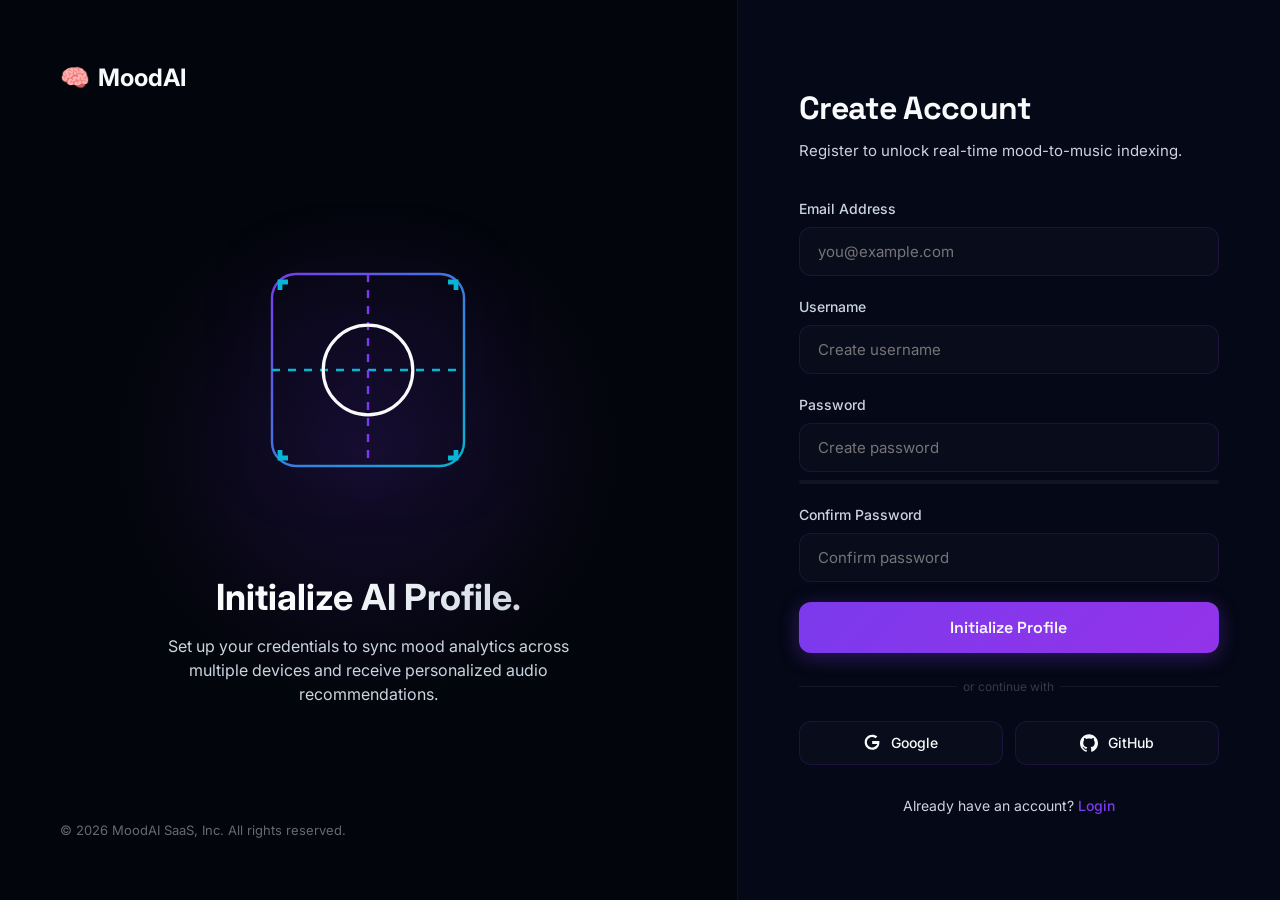
<file: templates/register.html>
<!DOCTYPE html>
<html lang="en">
<head>
    <meta charset="UTF-8">
    <meta name="viewport" content="width=device-width, initial-scale=1.0">
    <title>MoodAI - Create Account</title>
    <link rel="stylesheet" href="/static/style.css">
    <link href="https://fonts.googleapis.com/css2?family=Space+Grotesk:wght@300;400;500;600;700&family=Inter:wght@300;400;500;600;700&display=swap" rel="stylesheet">
</head>
<body>

    <div class="split-container">
        
        <!-- LEFT SIDE: AI SCANNER DETAILS -->
        <div class="split-left">
            <div class="split-left-glow"></div>
            
            <div class="brand-header">
                <span>🧠</span> MoodAI
            </div>
            
            <div class="artwork-container">
                <!-- Glowing scanner SVG details -->
                <svg viewBox="0 0 200 200" xmlns="http://www.w3.org/2000/svg">
                    <defs>
                        <linearGradient id="cyberGrad" x1="0%" y1="0%" x2="100%" y2="100%">
                            <stop offset="0%" stop-color="#7C3AED" />
                            <stop offset="100%" stop-color="#06B6D4" />
                        </linearGradient>
                    </defs>
                    <rect x="40" y="40" width="120" height="120" rx="15" fill="none" stroke="url(#cyberGrad)" stroke-width="1.5" />
                    <!-- Floating scanning dots -->
                    <line x1="40" y1="100" x2="160" y2="100" stroke="#06B6D4" stroke-width="1.5" stroke-dasharray="5 5" />
                    <line x1="100" y1="40" x2="100" y2="160" stroke="#7C3AED" stroke-width="1.5" stroke-dasharray="5 5" />
                    <circle cx="100" cy="100" r="28" fill="none" stroke="#F8FAFC" stroke-width="2" />
                    <!-- Corner focus lines -->
                    <path d="M50 45 L45 45 L45 50" fill="none" stroke="#06B6D4" stroke-width="3" />
                    <path d="M150 45 L155 45 L155 50" fill="none" stroke="#06B6D4" stroke-width="3" />
                    <path d="M50 155 L45 155 L45 150" fill="none" stroke="#06B6D4" stroke-width="3" />
                    <path d="M150 155 L155 155 L155 150" fill="none" stroke="#06B6D4" stroke-width="3" />
                </svg>
                
                <div class="artwork-title">Initialize AI Profile.</div>
                <p class="artwork-desc">Set up your credentials to sync mood analytics across multiple devices and receive personalized audio recommendations.</p>
            </div>
            
            <div class="split-left-footer">
                &copy; 2026 MoodAI SaaS, Inc. All rights reserved.
            </div>
        </div>
        
        <!-- RIGHT SIDE: REGISTER BOX -->
        <div class="split-right">
            <div class="auth-card">
                <h2>Create Account</h2>
                <p>Register to unlock real-time mood-to-music indexing.</p>
                
                <form method="POST">
                    <!-- Visual-only Email input (ignored by app.py but provides premium look) -->
                    <div class="form-group">
                        <label for="email">Email Address</label>
                        <input type="email" id="email" class="auth-input" placeholder="you@example.com" autocomplete="email">
                    </div>
                    
                    <div class="form-group">
                        <label for="username">Username</label>
                        <input type="text" id="username" name="username" class="auth-input" placeholder="Create username" required autocomplete="username">
                    </div>
                    
                    <div class="form-group">
                        <label for="password">Password</label>
                        <input type="password" id="password" name="password" class="auth-input" placeholder="Create password" required autocomplete="new-password">
                        <div class="password-strength-meter">
                            <div class="password-strength-bar" id="strengthBar"></div>
                        </div>
                    </div>

                    <!-- Visual-only Confirm Password input (ignored by app.py) -->
                    <div class="form-group">
                        <label for="confirm_password">Confirm Password</label>
                        <input type="password" id="confirm_password" class="auth-input" placeholder="Confirm password" autocomplete="new-password">
                    </div>
                    
                    <button type="submit" class="btn btn-primary auth-submit-btn">
                        Initialize Profile
                    </button>
                </form>
                
                <div class="divider">or continue with</div>
                
                <div class="oauth-group">
                    <button class="oauth-btn" type="button">
                        <svg viewBox="0 0 24 24">
                            <path d="M12.24 10.285V13.4h6.887C18.2 15.614 15.645 18 12.24 18c-3.86 0-7-3.14-7-7s3.14-7 7-7c1.7 0 3.25.61 4.46 1.64l2.384-2.383C17.307 1.837 14.942 1 12.24 1c-5.523 0-10 4.477-10 10s4.477 10 10 10c5.782 0 9.61-4.062 9.61-9.78 0-.66-.06-1.29-.17-1.935H12.24z"/>
                        </svg>
                        Google
                    </button>
                    <button class="oauth-btn" type="button">
                        <svg viewBox="0 0 24 24">
                            <path d="M12 .297c-6.63 0-12 5.373-12 12 0 5.303 3.438 9.8 8.205 11.385.6.113.82-.258.82-.577 0-.285-.01-1.04-.015-2.04-3.338.724-4.042-1.61-4.042-1.61C4.422 18.07 3.633 17.7 3.633 17.7c-1.087-.744.084-.729.084-.729 1.205.084 1.838 1.236 1.838 1.236 1.07 1.835 2.809 1.305 3.495.998.108-.776.417-1.305.76-1.605-2.665-.3-5.466-1.332-5.466-5.93 0-1.31.465-2.38 1.235-3.22-.135-.303-.54-1.523.105-3.176 0 0 1.005-.322 3.3 1.23.96-.267 1.98-.399 3-.405 1.02.006 2.04.138 3 .405 2.28-1.552 3.285-1.23 3.285-1.23.645 1.653.24 2.873.12 3.176.765.84 1.23 1.91 1.23 3.22 0 4.61-2.805 5.625-5.475 5.92.42.36.81 1.096.81 2.22 0 1.606-.015 2.896-.015 3.286 0 .315.21.69.825.57C20.565 22.092 24 17.592 24 12.297c0-6.627-5.373-12-12-12"/>
                        </svg>
                        GitHub
                    </button>
                </div>
                
                <div class="auth-footer">
                    Already have an account? <a href="/login">Login</a>
                </div>
            </div>
        </div>

    </div>

    <!-- Live Client-Side Password Strength Estimator Script -->
    <script>
        const passwordInput = document.getElementById('password');
        const strengthBar = document.getElementById('strengthBar');

        passwordInput.addEventListener('input', function() {
            const value = passwordInput.value;
            let strength = 0;

            if (value.length > 5) strength += 25;
            if (/[A-Z]/.test(value)) strength += 25;
            if (/[0-9]/.test(value)) strength += 25;
            if (/[^A-Za-z0-9]/.test(value)) strength += 25;

            strengthBar.style.width = strength + '%';
            
            // Color coding strength
            if (strength <= 25) {
                strengthBar.style.backgroundColor = '#ef4444'; // Red
            } else if (strength <= 75) {
                strengthBar.style.backgroundColor = '#f59e0b'; // Amber
            } else {
                strengthBar.style.backgroundColor = '#10b981'; // Emerald
            }
        });
    </script>

</body>
</html>
</file>
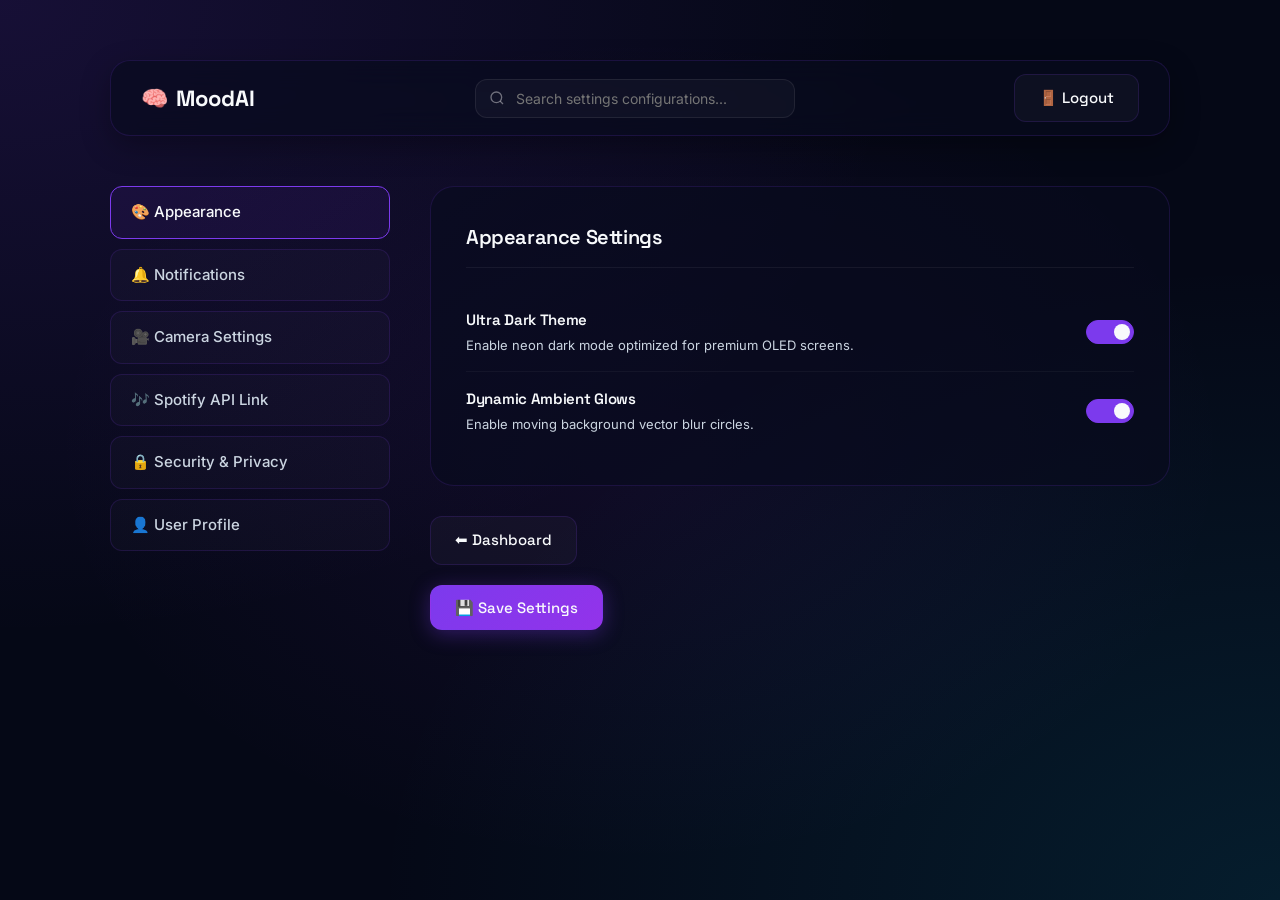
<file: templates/setting.html>
<!DOCTYPE html>
<html lang="en">
<head>
    <meta charset="UTF-8">
    <meta name="viewport" content="width=device-width, initial-scale=1.0">
    <title>MoodAI - System Settings</title>
    <link rel="stylesheet" href="/static/style.css">
    <link href="https://fonts.googleapis.com/css2?family=Space+Grotesk:wght@300;400;500;600;700&family=Inter:wght@300;400;500;600;700&display=swap" rel="stylesheet">
</head>
<body>

    <div class="settings-container">
        
        <!-- FLOATING NAVBAR -->
        <nav class="navbar">
            <a href="/" class="nav-brand">
                <span>🧠</span> MoodAI
            </a>
            
            <div class="nav-search">
                <svg viewBox="0 0 24 24" fill="none" stroke="currentColor" stroke-width="2" style="position: absolute; left: 14px; top: 50%; transform: translateY(-50%); width: 16px; height: 16px; color: rgba(255,255,255,0.4);">
                    <circle cx="11" cy="11" r="8"></circle>
                    <line x1="21" y1="21" x2="16.65" y2="16.65"></line>
                </svg>
                <input type="text" placeholder="Search settings configurations...">
            </div>
            
            <div class="nav-right">
                <a href="/logout" class="btn btn-secondary">🚪 Logout</a>
            </div>
        </nav>

        <!-- SETTINGS SPLIT GRID -->
        <div class="settings-grid">
            
            <!-- LEFT CATEGORY TABS -->
            <aside class="settings-nav">
                <a href="#appearance" class="settings-nav-item active" onclick="switchTab(this)">
                    🎨 Appearance
                </a>
                <a href="#notifications" class="settings-nav-item" onclick="switchTab(this)">
                    🔔 Notifications
                </a>
                <a href="#camera" class="settings-nav-item" onclick="switchTab(this)">
                    🎥 Camera Settings
                </a>
                <a href="#spotify" class="settings-nav-item" onclick="switchTab(this)">
                    🎶 Spotify API Link
                </a>
                <a href="#privacy" class="settings-nav-item" onclick="switchTab(this)">
                    🔒 Security & Privacy
                </a>
                <a href="#profile" class="settings-nav-item" onclick="switchTab(this)">
                    👤 User Profile
                </a>
            </aside>

            <!-- RIGHT SYSTEM PANEL CARDS -->
            <form method="POST">
<main>
                
                <!-- APPEARANCE PANEL -->
                <div class="settings-card" id="panel-appearance">
                    <h3>Appearance Settings</h3>
                    
                    <div class="toggle-option">
                        <div class="toggle-text">
                            <h4>Ultra Dark Theme</h4>
                            <p>Enable neon dark mode optimized for premium OLED screens.</p>
                        </div>
                        <label class="switch-control">
                            <input type="checkbox" name="dark_theme" checked>
                            <span class="switch-slider"></span>
                        </label>
                    </div>

                    <div class="toggle-option">
                        <div class="toggle-text">
                            <h4>Dynamic Ambient Glows</h4>
                            <p>Enable moving background vector blur circles.</p>
                        </div>
                        <label class="switch-control">
                            <input type="checkbox" name="ambient_glow" checked>
                            <span class="switch-slider"></span>
                        </label>
                    </div>
                </div>

                <!-- NOTIFICATIONS PANEL -->
                <div class="settings-card" id="panel-notifications" style="display:none;">
                    <h3>Notification Center</h3>
                    
                    <div class="toggle-option">
                        <div class="toggle-text">
                            <h4>Diagnostic Alerts</h4>
                            <p>Receive telemetry scanner optimization recommendations.</p>
                        </div>
                        <label class="switch-control">
                            <input type="checkbox" name="notifications">
                            <span class="switch-slider"></span>
                        </label>
                    </div>
                </div>

                <!-- CAMERA PANEL -->
                <div class="settings-card" id="panel-camera" style="display:none;">
                    <h3>Camera Telemetry</h3>
                    
                    <div class="toggle-option">
                        <div class="toggle-text">
                            <h4>Live Scan Overlay</h4>
                            <p>Draw scanning box overlays and mesh points on video capture streams.</p>
                        </div>
                        <label class="switch-control">
                            <input type="checkbox" name="live_overlay" checked>
                            <span class="switch-slider"></span>
                        </label>
                    </div>

                    <div class="toggle-option">
                        <div class="toggle-text">
                            <h4>Mirror Feed View</h4>
                            <p>Flip camera horizontally on live capture console.</p>
                        </div>
                        <label class="switch-control">
                            <input type="checkbox" name="mirror_feed" checked>
                            <span class="switch-slider"></span>
                        </label>
                    </div>
                </div>

                <!-- SPOTIFY PANEL -->
                <div class="settings-card" id="panel-spotify" style="display:none;">
                    <h3>Spotify Integration</h3>
                    
                    <div class="toggle-option">
                        <div class="toggle-text">
                            <h4>Auto-Queue Recommended Playlists</h4>
                            <p>Instantly feed song recommendations to active browser frames.</p>
                        </div>
                        <label class="switch-control">
                            <input type="checkbox" name="spotify_auto" checked>
                            <span class="switch-slider"></span>
                        </label>
                    </div>
                </div>

                <!-- PRIVACY PANEL -->
                <div class="settings-card" id="panel-privacy" style="display:none;">
                    <h3>Privacy & Logging Policies</h3>
                    
                    <div class="toggle-option">
                        <div class="toggle-text">
                            <h4>Keep Historical logs</h4>
                            <p>Write mood detection variables to local MySQL instance database logs.</p>
                        </div>
                        <label class="switch-control">
                            <input type="checkbox" name="history_logs" checked>
                            <span class="switch-slider"></span>
                        </label>
                    </div>
                </div>

                <!-- PROFILE PANEL -->
                <div class="settings-card" id="panel-profile" style="display:none;">
                    <h3>Account Profile</h3>
                    
                    <div class="toggle-option">
                        <div class="toggle-text">
                            <h4>Dual-Factor Verification</h4>
                            <p>Secure login checks using linked SSH credentials.</p>
                        </div>
                        <label class="switch-control">
                            <input type="checkbox" name="two_factor">
                            <span class="switch-slider"></span>
                        </label>
                    </div>
                </div>

                <div style="display: flex; gap: 15px;">
                    <a href="/" class="btn btn-secondary">⬅ Dashboard</a>
                </div>
            </main>
            <button
type="submit"
class="btn btn-primary"
style="margin-top:20px;">
💾 Save Settings
</button>

</form>

        </div>

    </div>

    <!-- TAB TOGGLE SCRIPT -->
    <script>
        function switchTab(element) {
            // Remove active classes
            document.querySelectorAll(".settings-nav-item").forEach(item => {
                item.classList.remove("active");
            });
            // Add active class
            element.classList.add("active");

            // Hide all panels
            const targetPanelId = "panel-" + element.getAttribute("href").substring(1);
            document.querySelectorAll(".settings-card").forEach(card => {
                card.style.display = "none";
            });

            // Show selected panel
            document.getElementById(targetPanelId).style.display = "block";
        }
    </script>

</body>
</html>
</file>
<file: static/style.css>
/* Import Space Grotesk & Inter from Google Fonts */
@import url('https://fonts.googleapis.com/css2?family=Space+Grotesk:wght@300;400;500;600;700&family=Inter:wght@300;400;500;600;700&display=swap');

:root {
    --bg-main: #050816;
    --color-primary: #7C3AED;
    --color-primary-glow: rgba(124, 58, 237, 0.35);
    --color-secondary: #9333EA;
    --color-accent: #06B6D4;
    --color-accent-glow: rgba(6, 182, 212, 0.4);
    
    --color-white: #F8FAFC;
    --color-gray: #CBD5E1;
    --color-dark-gray: #1E293B;
    --color-glass-bg: rgba(8, 12, 30, 0.65);
    --color-glass-border: rgba(124, 58, 237, 0.16);
    --color-glass-border-hover: rgba(6, 182, 212, 0.35);
    
    --font-heading: 'Space Grotesk', sans-serif;
    --font-body: 'Inter', sans-serif;
    
    --transition-fast: 0.2s ease;
    --transition-medium: 0.3s cubic-bezier(0.4, 0, 0.2, 1);
    --transition-slow: 0.5s cubic-bezier(0.16, 1, 0.3, 1);
}

/* Base resets & variables */
* {
    margin: 0;
    padding: 0;
    box-sizing: border-box;
    font-family: var(--font-body);
}

body {
    background-color: var(--bg-main);
    background-image: 
        radial-gradient(at 0% 0%, rgba(124, 58, 237, 0.15) 0px, transparent 50%),
        radial-gradient(at 100% 100%, rgba(6, 182, 212, 0.12) 0px, transparent 50%),
        radial-gradient(at 50% 50%, rgba(147, 51, 234, 0.08) 0px, transparent 65%);
    background-attachment: fixed;
    color: var(--color-white);
    min-height: 100vh;
    overflow-x: hidden;
    line-height: 1.5;
}

h1, h2, h3, h4, h5, h6 {
    font-family: var(--font-heading);
    color: var(--color-white);
    font-weight: 600;
    letter-spacing: -0.02em;
}

/* Custom Scrollbar */
::-webkit-scrollbar {
    width: 6px;
    height: 6px;
}

::-webkit-scrollbar-track {
    background: var(--bg-main);
}

::-webkit-scrollbar-thumb {
    background: rgba(124, 58, 237, 0.25);
    border-radius: 99px;
}

::-webkit-scrollbar-thumb:hover {
    background: rgba(6, 182, 212, 0.4);
}

/* UTILITY BUTTONS */
.btn {
    font-family: var(--font-heading);
    font-weight: 500;
    font-size: 15px;
    padding: 12px 24px;
    border-radius: 12px;
    cursor: pointer;
    transition: var(--transition-medium);
    display: inline-flex;
    align-items: center;
    justify-content: center;
    gap: 8px;
    text-decoration: none;
    border: 1px solid transparent;
}

.btn-primary {
    background: linear-gradient(135deg, var(--color-primary) 0%, var(--color-secondary) 100%);
    color: var(--color-white);
    box-shadow: 0 4px 20px var(--color-primary-glow);
}

.btn-primary:hover {
    transform: translateY(-2px);
    box-shadow: 0 8px 25px rgba(124, 58, 237, 0.5);
}

.btn-secondary {
    background: rgba(255, 255, 255, 0.03);
    border: 1px solid var(--color-glass-border);
    color: var(--color-white);
}

.btn-secondary:hover {
    background: rgba(255, 255, 255, 0.08);
    border-color: var(--color-glass-border-hover);
    transform: translateY(-2px);
}

.btn-danger {
    background: linear-gradient(135deg, #ef4444 0%, #b91c1c 100%);
    color: var(--color-white);
    box-shadow: 0 4px 15px rgba(239, 68, 68, 0.25);
}

.btn-danger:hover {
    transform: translateY(-2px);
    box-shadow: 0 8px 20px rgba(239, 68, 68, 0.4);
}

/* =====================================================
   SPLIT SCREEN AUTH (Login & Register)
   ===================================================== */
.split-container {
    display: flex;
    min-height: 100vh;
    width: 100%;
}

.split-left {
    flex: 1.2;
    position: relative;
    background: #03050c;
    overflow: hidden;
    display: flex;
    flex-direction: column;
    justify-content: space-between;
    padding: 60px;
    border-right: 1px solid rgba(255, 255, 255, 0.05);
}

.split-left-glow {
    position: absolute;
    width: 500px;
    height: 500px;
    background: radial-gradient(circle, rgba(124, 58, 237, 0.15) 0%, transparent 70%);
    top: 50%;
    left: 50%;
    transform: translate(-50%, -50%);
    pointer-events: none;
    animation: pulseGlow 8s infinite alternate;
}

.brand-header {
    font-size: 24px;
    font-weight: 700;
    color: var(--color-white);
    display: flex;
    align-items: center;
    gap: 8px;
    z-index: 10;
}

.artwork-container {
    display: flex;
    flex-direction: column;
    align-items: center;
    justify-content: center;
    flex: 1;
    z-index: 10;
    text-align: center;
}

.artwork-container svg, .artwork-container img {
    max-width: 320px;
    filter: drop-shadow(0 0 40px rgba(124, 58, 237, 0.3));
    animation: floatArtwork 6s ease-in-out infinite;
    margin-bottom: 40px;
}

.artwork-title {
    font-size: 36px;
    font-weight: 700;
    margin-bottom: 10px;
    background: linear-gradient(135deg, var(--color-white) 40%, var(--color-gray) 100%);
    -webkit-background-clip: text;
    -webkit-text-fill-color: transparent;
}

.artwork-desc {
    color: var(--color-gray);
    font-size: 16px;
    max-width: 420px;
}

.split-left-footer {
    font-size: 13px;
    color: rgba(255, 255, 255, 0.4);
    z-index: 10;
}

.split-right {
    flex: 0.9;
    display: flex;
    align-items: center;
    justify-content: center;
    padding: 40px;
    background: var(--bg-main);
}

/* Authentication Card */
.auth-card {
    width: 100%;
    max-width: 420px;
    animation: slideUpAuth 0.6s var(--transition-slow);
}

.auth-card h2 {
    font-size: 32px;
    font-weight: 700;
    margin-bottom: 8px;
}

.auth-card p {
    color: var(--color-gray);
    margin-bottom: 35px;
    font-size: 15px;
}

.form-group {
    margin-bottom: 20px;
}

.form-group label {
    display: block;
    font-size: 14px;
    font-weight: 500;
    margin-bottom: 8px;
    color: var(--color-gray);
}

.auth-input {
    width: 100%;
    padding: 14px 18px;
    background: rgba(255, 255, 255, 0.02);
    border: 1px solid var(--color-glass-border);
    border-radius: 12px;
    color: var(--color-white);
    font-size: 15px;
    outline: none;
    transition: var(--transition-fast);
}

.auth-input:focus {
    background: rgba(255, 255, 255, 0.05);
    border-color: var(--color-primary);
    box-shadow: 0 0 0 3px rgba(124, 58, 237, 0.15);
}

.form-options {
    display: flex;
    justify-content: space-between;
    align-items: center;
    font-size: 14px;
    margin-bottom: 25px;
}

.checkbox-label {
    display: flex;
    align-items: center;
    gap: 8px;
    cursor: pointer;
    color: var(--color-gray);
}

.checkbox-label input {
    accent-color: var(--color-primary);
}

.forgot-link {
    color: var(--color-accent);
    text-decoration: none;
    transition: var(--transition-fast);
}

.forgot-link:hover {
    text-shadow: 0 0 8px var(--color-accent-glow);
}

.auth-submit-btn {
    width: 100%;
    padding: 14px;
    font-size: 16px;
    font-weight: 600;
    margin-bottom: 25px;
}

.divider {
    display: flex;
    align-items: center;
    text-align: center;
    color: rgba(255, 255, 255, 0.2);
    font-size: 12px;
    margin-bottom: 25px;
}

.divider::before, .divider::after {
    content: '';
    flex: 1;
    border-bottom: 1px solid rgba(255, 255, 255, 0.06);
}

.divider:not(:empty)::before {
    margin-right: .5em;
}

.divider:not(:empty)::after {
    margin-left: .5em;
}

.oauth-group {
    display: flex;
    gap: 12px;
    margin-bottom: 30px;
}

.oauth-btn {
    flex: 1;
    display: flex;
    align-items: center;
    justify-content: center;
    gap: 10px;
    padding: 12px;
    background: rgba(255, 255, 255, 0.02);
    border: 1px solid var(--color-glass-border);
    border-radius: 12px;
    color: var(--color-white);
    font-size: 14px;
    font-weight: 500;
    cursor: pointer;
    transition: var(--transition-medium);
}

.oauth-btn:hover {
    background: rgba(255, 255, 255, 0.06);
    border-color: var(--color-glass-border-hover);
}

.oauth-btn svg {
    width: 18px;
    height: 18px;
    fill: currentColor;
}

.auth-footer {
    text-align: center;
    color: var(--color-gray);
    font-size: 14px;
}

.auth-footer a {
    color: var(--color-primary);
    text-decoration: none;
    font-weight: 500;
}

/* Password strength scale indicator */
.password-strength-meter {
    height: 4px;
    width: 100%;
    background: rgba(255, 255, 255, 0.05);
    border-radius: 99px;
    margin-top: 8px;
    position: relative;
    overflow: hidden;
}

.password-strength-bar {
    height: 100%;
    width: 0%;
    background: var(--color-accent);
    transition: var(--transition-medium);
}

/* =====================================================
   DASHBOARD / PORTAL GENERAL LAYOUT
   ===================================================== */
.dashboard-container {
    width: 100%;
    max-width: 1400px;
    margin: 0 auto;
    padding: 0 40px 100px 40px;
}

/* Transparent floating glass header navbar */
.navbar {
    position: sticky;
    top: 20px;
    left: 0;
    width: 100%;
    height: 76px;
    background: var(--color-glass-bg);
    backdrop-filter: blur(14px);
    -webkit-backdrop-filter: blur(14px);
    border: 1px solid var(--color-glass-border);
    border-radius: 20px;
    display: flex;
    justify-content: space-between;
    align-items: center;
    padding: 0 30px;
    margin-top: 20px;
    margin-bottom: 50px;
    z-index: 999;
    box-shadow: 0 10px 30px rgba(0,0,0,0.3);
}

.nav-brand {
    font-family: var(--font-heading);
    font-size: 22px;
    font-weight: 700;
    color: var(--color-white);
    display: flex;
    align-items: center;
    gap: 8px;
    text-decoration: none;
}

.nav-search {
    position: relative;
    width: 320px;
}

.nav-search input {
    width: 100%;
    padding: 10px 16px 10px 40px;
    background: rgba(255, 255, 255, 0.03);
    border: 1px solid rgba(255, 255, 255, 0.08);
    border-radius: 12px;
    color: var(--color-white);
    font-size: 14px;
    outline: none;
    transition: var(--transition-fast);
}

.nav-search input:focus {
    background: rgba(255, 255, 255, 0.06);
    border-color: var(--color-primary);
}

.nav-search svg {
    position: absolute;
    left: 14px;
    top: 50%;
    transform: translateY(-50%);
    width: 16px;
    height: 16px;
    color: rgba(255,255,255,0.4);
}

.nav-right {
    display: flex;
    align-items: center;
    gap: 15px;
}

.nav-btn-icon {
    width: 42px;
    height: 42px;
    border-radius: 12px;
    background: rgba(255, 255, 255, 0.02);
    border: 1px solid rgba(255, 255, 255, 0.05);
    color: var(--color-gray);
    display: flex;
    align-items: center;
    justify-content: center;
    cursor: pointer;
    transition: var(--transition-fast);
    text-decoration: none;
}

.nav-btn-icon:hover {
    background: rgba(255, 255, 255, 0.06);
    color: var(--color-white);
    border-color: var(--color-glass-border-hover);
}

.nav-profile {
    display: flex;
    align-items: center;
    gap: 10px;
    text-decoration: none;
    color: var(--color-white);
}

.nav-profile img {
    width: 38px;
    height: 38px;
    border-radius: 50%;
    border: 2px solid var(--color-primary);
}

/* HERO GRID CONTAINER */
.dashboard-hero {
    display: grid;
    grid-template-columns: 1.2fr 0.8fr;
    gap: 40px;
    align-items: center;
    margin-bottom: 50px;
    animation: fadeInDashboard 0.8s var(--transition-slow);
}

.hero-left h1 {
    font-size: 52px;
    font-weight: 700;
    line-height: 1.1;
    margin-bottom: 20px;
    letter-spacing: -0.03em;
    background: linear-gradient(135deg, var(--color-white) 40%, var(--color-gray) 100%);
    -webkit-background-clip: text;
    -webkit-text-fill-color: transparent;
}

.hero-left p {
    font-size: 18px;
    color: var(--color-gray);
    margin-bottom: 35px;
    max-width: 580px;
}

.hero-ctas {
    display: flex;
    gap: 16px;
}

.hero-right-visual {
    position: relative;
    display: flex;
    justify-content: center;
}

.hero-artwork {
    max-width: 360px;
    filter: drop-shadow(0 0 50px rgba(124, 58, 237, 0.2));
    animation: floatArtwork 6s ease-in-out infinite;
}

/* METRICS / STATS SECTION */
.stats-section {
    display: grid;
    grid-template-columns: repeat(4, 1fr);
    gap: 24px;
    margin-bottom: 50px;
}

.stat-card {
    background: var(--color-glass-bg);
    backdrop-filter: blur(12px);
    -webkit-backdrop-filter: blur(12px);
    border: 1px solid var(--color-glass-border);
    border-radius: 20px;
    padding: 24px;
    display: flex;
    align-items: center;
    gap: 20px;
    transition: var(--transition-medium);
}

.stat-card:hover {
    transform: translateY(-4px);
    border-color: var(--color-glass-border-hover);
    box-shadow: 0 10px 25px rgba(6, 182, 212, 0.08);
}

.stat-icon {
    width: 52px;
    height: 52px;
    border-radius: 14px;
    background: rgba(124, 58, 237, 0.1);
    color: var(--color-primary);
    display: flex;
    align-items: center;
    justify-content: center;
    font-size: 22px;
}

.stat-card:nth-child(2) .stat-icon {
    background: rgba(6, 182, 212, 0.1);
    color: var(--color-accent);
}

.stat-card:nth-child(3) .stat-icon {
    background: rgba(147, 51, 234, 0.1);
    color: var(--color-secondary);
}

.stat-card:nth-child(4) .stat-icon {
    background: rgba(248, 250, 252, 0.05);
    color: var(--color-white);
}

.stat-info span {
    display: block;
    font-size: 13px;
    color: var(--color-gray);
    margin-bottom: 4px;
    text-transform: uppercase;
    letter-spacing: 0.05em;
}

.stat-info h3 {
    font-size: 24px;
    font-weight: 700;
}

/* LIVE CAMERA SCAN PREVIEW CARD */
.camera-preview-section {
    background: var(--color-glass-bg);
    backdrop-filter: blur(14px);
    -webkit-backdrop-filter: blur(14px);
    border: 1px solid var(--color-glass-border);
    border-radius: 24px;
    padding: 35px;
    margin-bottom: 50px;
}

.camera-preview-section h2 {
    font-size: 26px;
    margin-bottom: 25px;
    display: flex;
    align-items: center;
    gap: 10px;
}

.console-viewport {
    width: 100%;
    height: 420px;
    background: rgba(0, 0, 0, 0.4);
    border-radius: 18px;
    border: 1px solid rgba(255, 255, 255, 0.05);
    display: flex;
    flex-direction: column;
    justify-content: center;
    align-items: center;
    text-align: center;
    position: relative;
    overflow: hidden;
    padding: 30px;
}

.console-visual {
    width: 110px;
    margin-bottom: 25px;
    filter: drop-shadow(0 0 15px rgba(6, 182, 212, 0.3));
    animation: pulseVisual 3s infinite alternate;
}

.console-viewport h3 {
    font-size: 22px;
    margin-bottom: 10px;
}

.console-viewport p {
    color: var(--color-gray);
    font-size: 15px;
    max-width: 480px;
    margin-bottom: 30px;
}

/* HISTORIAL / RECENT SCAN TIMELINE */
.history-section {
    margin-bottom: 50px;
}

.history-section h2 {
    font-size: 26px;
    margin-bottom: 25px;
}

.timeline-grid {
    display: grid;
    grid-template-columns: repeat(auto-fill, minmax(320px, 1fr));
    gap: 24px;
}

.timeline-card {
    background: rgba(255, 255, 255, 0.02);
    border: 1px solid var(--color-glass-border);
    border-radius: 18px;
    padding: 24px;
    transition: var(--transition-medium);
}

.timeline-card:hover {
    border-color: rgba(6, 182, 212, 0.25);
    background: rgba(255, 255, 255, 0.03);
    transform: translateY(-3px);
}

.timeline-header {
    display: flex;
    justify-content: space-between;
    align-items: center;
    margin-bottom: 18px;
}

.timeline-time {
    font-size: 13px;
    color: var(--color-gray);
}

.timeline-mood-tag {
    padding: 5px 12px;
    border-radius: 8px;
    font-size: 12px;
    font-weight: 600;
    text-transform: uppercase;
}

.timeline-mood-tag.happy { background: rgba(16, 185, 129, 0.15); border: 1px solid rgba(16, 185, 129, 0.3); color: #10b981; }
.timeline-mood-tag.sad { background: rgba(99, 102, 241, 0.15); border: 1px solid rgba(99, 102, 241, 0.3); color: #6366f1; }
.timeline-mood-tag.angry { background: rgba(239, 68, 68, 0.15); border: 1px solid rgba(239, 68, 68, 0.3); color: #ef4444; }
.timeline-mood-tag.surprise { background: rgba(245, 158, 11, 0.15); border: 1px solid rgba(245, 158, 11, 0.3); color: #f59e0b; }
.timeline-mood-tag.neutral { background: rgba(6, 182, 212, 0.15); border: 1px solid rgba(6, 182, 212, 0.3); color: #06b6d4; }

.timeline-detail {
    display: flex;
    justify-content: space-between;
    align-items: center;
    font-size: 15px;
}

.timeline-detail span {
    color: var(--color-gray);
}

.timeline-detail strong {
    font-family: var(--font-heading);
    font-size: 18px;
    color: var(--color-accent);
}

/* PREMIUM FEATURE CARDS */
.features-section {
    margin-top: 30px;
}

.features-section h2 {
    font-size: 26px;
    margin-bottom: 25px;
}

.features-grid {
    display: grid;
    grid-template-columns: repeat(3, 1fr);
    gap: 28px;
}

.feature-box-v2 {
    background: var(--color-glass-bg);
    border: 1px solid var(--color-glass-border);
    border-radius: 20px;
    padding: 30px;
    transition: var(--transition-medium);
}

.feature-box-v2:hover {
    border-color: var(--color-glass-border-hover);
    box-shadow: 0 10px 30px rgba(124, 58, 237, 0.08);
    transform: translateY(-4px);
}

.feature-box-v2 .icon-wrap {
    width: 48px;
    height: 48px;
    border-radius: 12px;
    background: rgba(6, 182, 212, 0.1);
    color: var(--color-accent);
    display: flex;
    align-items: center;
    justify-content: center;
    font-size: 20px;
    margin-bottom: 20px;
}

.feature-box-v2 h3 {
    font-size: 20px;
    font-weight: 600;
    margin-bottom: 10px;
}

.feature-box-v2 p {
    font-size: 14px;
    color: var(--color-gray);
}

/* =====================================================
   FULLSCREEN SCANNER HUD (Camera Page)
   ===================================================== */
.camera-hud-container {
    width: 100vw;
    height: 100vh;
    background: #000;
    position: relative;
    overflow: hidden;
    display: flex;
    align-items: center;
    justify-content: center;
}

.hud-camera-feed {
    width: 100%;
    height: 100%;
    object-fit: cover;
}

.hud-overlay {
    position: absolute;
    top: 0;
    left: 0;
    width: 100%;
    height: 100%;
    pointer-events: none;
    z-index: 10;
    display: flex;
    flex-direction: column;
    justify-content: space-between;
    padding: 40px;
}

/* Top panel indicators */
.hud-top-bar {
    display: flex;
    justify-content: space-between;
    align-items: flex-start;
}

.hud-status-box {
    background: rgba(0, 0, 0, 0.7);
    border: 1px solid var(--color-accent);
    box-shadow: 0 0 15px rgba(6, 182, 212, 0.2);
    border-radius: 12px;
    padding: 12px 20px;
    color: var(--color-accent);
    font-family: var(--font-heading);
    font-size: 15px;
    font-weight: 600;
    display: flex;
    align-items: center;
    gap: 10px;
}

.live-blink {
    width: 8px;
    height: 8px;
    background: #ef4444;
    border-radius: 50%;
    box-shadow: 0 0 8px #ef4444;
    animation: blinkLight 1s infinite alternate;
}

.hud-readouts {
    display: flex;
    gap: 20px;
}

.hud-pill {
    background: rgba(0, 0, 0, 0.75);
    border: 1px solid rgba(255,255,255,0.08);
    border-radius: 10px;
    padding: 10px 16px;
    font-size: 13px;
    font-family: var(--font-heading);
    display: flex;
    flex-direction: column;
}

.hud-pill span {
    font-size: 10px;
    color: var(--color-gray);
    text-transform: uppercase;
    margin-bottom: 2px;
}

.hud-pill strong {
    font-size: 16px;
    color: var(--color-white);
}

.hud-pill.active-indicator strong {
    color: var(--color-accent);
}

/* Dynamic crosshair */
.hud-crosshair {
    position: absolute;
    width: 280px;
    height: 280px;
    top: 50%;
    left: 50%;
    transform: translate(-50%, -50%);
    border: 2px solid rgba(6, 182, 212, 0.2);
    border-radius: 50%;
    display: flex;
    align-items: center;
    justify-content: center;
    pointer-events: none;
}

.hud-crosshair::before {
    content: '';
    position: absolute;
    width: 20px;
    height: 20px;
    border-left: 2px solid var(--color-accent);
    border-top: 2px solid var(--color-accent);
    top: -2px;
    left: -2px;
}

.hud-crosshair::after {
    content: '';
    position: absolute;
    width: 20px;
    height: 20px;
    border-right: 2px solid var(--color-accent);
    border-bottom: 2px solid var(--color-accent);
    bottom: -2px;
    right: -2px;
}

.hud-laser-line {
    position: absolute;
    width: 100%;
    height: 2px;
    background: linear-gradient(90deg, transparent, var(--color-accent), transparent);
    box-shadow: 0 0 10px var(--color-accent);
    left: 0;
    z-index: 4;
    animation: scanLaser 4s linear infinite;
}

/* Floating control panel at bottom */
.hud-controls-panel {
    background: rgba(0, 0, 0, 0.8);
    backdrop-filter: blur(10px);
    border: 1px solid rgba(255, 255, 255, 0.08);
    border-radius: 20px;
    padding: 20px 30px;
    display: flex;
    gap: 16px;
    pointer-events: auto;
    margin: 0 auto;
}

/* =====================================================
   RESULT VIEW (Outcome assessment page)
   ===================================================== */
.result-page-container {
    width: 100%;
    max-width: 1000px;
    margin: 0 auto;
    padding: 60px 20px 100px 20px;
}

.result-main-card {
    background: var(--color-glass-bg);
    backdrop-filter: blur(14px);
    -webkit-backdrop-filter: blur(14px);
    border: 1px solid var(--color-glass-border);
    border-radius: 28px;
    padding: 50px 40px;
    box-shadow: 0 20px 50px rgba(0, 0, 0, 0.4);
    margin-bottom: 40px;
    animation: fadeInDashboard 0.8s var(--transition-slow);
}

.result-header-block {
    display: flex;
    flex-direction: column;
    align-items: center;
    text-align: center;
    margin-bottom: 45px;
}

.result-emoji-glow {
    font-size: 96px;
    margin-bottom: 20px;
    animation: floatEmoji 3s ease-in-out infinite;
    filter: drop-shadow(0 0 25px rgba(124, 58, 237, 0.4));
}

.result-header-block h1 {
    font-size: 42px;
    margin-bottom: 5px;
}

.result-header-block h2 {
    font-size: 32px;
    color: var(--color-accent);
    text-transform: capitalize;
    margin-bottom: 25px;
    letter-spacing: 0.05em;
    text-shadow: 0 0 20px var(--color-accent-glow);
}

/* Circular SVG Confidence Meter */
.confidence-ring-box {
    position: relative;
    width: 160px;
    height: 160px;
    display: flex;
    align-items: center;
    justify-content: center;
    margin-bottom: 30px;
}

.confidence-ring-circle {
    transform: rotate(-90deg);
}

.confidence-ring-label {
    position: absolute;
    font-family: var(--font-heading);
    font-size: 24px;
    font-weight: 700;
    color: var(--color-white);
}

.confidence-ring-label span {
    font-size: 14px;
    color: var(--color-gray);
}

.result-explanation {
    background: rgba(255, 255, 255, 0.02);
    border: 1px solid rgba(255, 255, 255, 0.05);
    border-radius: 16px;
    padding: 24px;
    text-align: center;
    max-width: 620px;
    margin: 0 auto;
    color: var(--color-gray);
    font-size: 15px;
    line-height: 1.6;
}

/* Redesigned Premium Spotify Music Cards */
.result-playlist-section {
    margin-top: 50px;
}

.result-playlist-section h3 {
    font-size: 24px;
    margin-bottom: 25px;
    text-align: center;
}

.music-grid-v2 {
    display: grid;
    grid-template-columns: repeat(auto-fit, minmax(300px, 1fr));
    gap: 24px;
    margin-bottom: 45px;
}

.track-card-premium {
    background: rgba(255, 255, 255, 0.02);
    border: 1px solid rgba(255, 255, 255, 0.05);
    border-radius: 20px;
    padding: 22px;
    display: flex;
    flex-direction: column;
    gap: 15px;
    transition: var(--transition-medium);
}

.track-card-premium:hover {
    background: rgba(255, 255, 255, 0.04);
    border-color: var(--color-primary);
    transform: translateY(-4px);
}

.track-card-header {
    display: flex;
    align-items: center;
    gap: 15px;
}

.track-mock-art {
    width: 60px;
    height: 60px;
    border-radius: 12px;
    background: linear-gradient(135deg, var(--color-primary) 0%, var(--color-accent) 100%);
    display: flex;
    align-items: center;
    justify-content: center;
    font-size: 24px;
    box-shadow: 0 4px 15px rgba(0,0,0,0.3);
}

.track-card-info h4 {
    font-size: 18px;
    font-weight: 600;
    margin-bottom: 2px;
    color: var(--color-white);
}

.track-card-info p {
    font-size: 13px;
    color: var(--color-gray);
}

.track-embed-wrapper {
    width: 100%;
}

.track-embed-wrapper iframe {
    width: 100%;
    height: 80px;
    border: none;
    border-radius: 12px;
}

/* =====================================================
   RECOMMENDATIONS (Spotify-like list panel)
   ===================================================== */
.spotify-dashboard-container {
    width: 100%;
    max-width: 1200px;
    margin: 0 auto;
    padding: 40px 20px 100px 20px;
}

.spotify-layout {
    background: var(--color-glass-bg);
    border: 1px solid var(--color-glass-border);
    border-radius: 28px;
    padding: 40px;
}

.spotify-header {
    display: flex;
    justify-content: space-between;
    align-items: center;
    flex-wrap: wrap;
    gap: 20px;
    margin-bottom: 35px;
    border-bottom: 1px solid rgba(255,255,255,0.06);
    padding-bottom: 25px;
}

.spotify-header h1 {
    font-size: 34px;
}

.filter-bar {
    display: flex;
    gap: 10px;
    overflow-x: auto;
    padding-bottom: 8px;
}

.filter-pill {
    padding: 8px 18px;
    border-radius: 99px;
    background: rgba(255, 255, 255, 0.03);
    border: 1px solid rgba(255, 255, 255, 0.06);
    color: var(--color-gray);
    font-size: 13px;
    cursor: pointer;
    font-weight: 500;
    transition: var(--transition-fast);
    white-space: nowrap;
}

.filter-pill:hover, .filter-pill.active {
    background: var(--color-primary);
    border-color: var(--color-primary);
    color: var(--color-white);
}

.spotify-tracks-grid {
    display: grid;
    grid-template-columns: repeat(auto-fill, minmax(260px, 1fr));
    gap: 25px;
}

.spotify-song-card {
    background: rgba(255, 255, 255, 0.02);
    border: 1px solid rgba(255, 255, 255, 0.05);
    border-radius: 18px;
    padding: 16px;
    transition: var(--transition-medium);
    position: relative;
    display: flex;
    flex-direction: column;
}

.spotify-song-card:hover {
    background: rgba(255, 255, 255, 0.05);
    border-color: rgba(255, 255, 255, 0.12);
    transform: translateY(-4px);
}

.song-art-container {
    width: 100%;
    aspect-ratio: 1;
    border-radius: 12px;
    margin-bottom: 16px;
    background: linear-gradient(135deg, var(--color-primary) 0%, var(--color-secondary) 100%);
    position: relative;
    overflow: hidden;
    display: flex;
    align-items: center;
    justify-content: center;
    font-size: 40px;
    box-shadow: 0 8px 20px rgba(0,0,0,0.3);
}

.play-hover-btn {
    position: absolute;
    width: 48px;
    height: 48px;
    border-radius: 50%;
    background: var(--color-accent);
    color: var(--bg-main);
    display: flex;
    align-items: center;
    justify-content: center;
    font-size: 18px;
    bottom: 12px;
    right: 12px;
    cursor: pointer;
    box-shadow: 0 4px 15px rgba(6, 182, 212, 0.4);
    opacity: 0;
    transform: translateY(10px);
    transition: var(--transition-medium);
}

.spotify-song-card:hover .play-hover-btn {
    opacity: 1;
    transform: translateY(0);
}

.play-hover-btn:hover {
    transform: scale(1.1);
    background: var(--color-white);
}

.spotify-song-card h4 {
    font-size: 16px;
    font-weight: 600;
    margin-bottom: 4px;
    white-space: nowrap;
    overflow: hidden;
    text-overflow: ellipsis;
}

.spotify-song-card p {
    font-size: 13px;
    color: var(--color-gray);
    margin-bottom: 14px;
    white-space: nowrap;
    overflow: hidden;
    text-overflow: ellipsis;
}

.song-card-footer {
    display: flex;
    justify-content: space-between;
    align-items: center;
    margin-top: auto;
    font-size: 12px;
    color: rgba(255,255,255,0.4);
}

.btn-like {
    background: none;
    border: none;
    color: rgba(255,255,255,0.3);
    cursor: pointer;
    font-size: 16px;
    transition: var(--transition-fast);
    padding: 0;
}

.btn-like:hover {
    color: #ef4444;
}

/* =====================================================
   ANALYTICS PAGE
   ===================================================== */
.analytics-container {
    width: 100%;
    max-width: 1200px;
    margin: 0 auto;
    padding: 40px 20px 100px 20px;
}

.analytics-dashboard {
    background: var(--color-glass-bg);
    border: 1px solid var(--color-glass-border);
    border-radius: 28px;
    padding: 40px;
}

.analytics-header {
    display: flex;
    justify-content: space-between;
    align-items: center;
    margin-bottom: 35px;
}

.analytics-grid {
    display: grid;
    grid-template-columns: 1.2fr 0.8fr;
    gap: 30px;
    margin-bottom: 40px;
}

.chart-card {
    background: rgba(255, 255, 255, 0.02);
    border: 1px solid rgba(255, 255, 255, 0.05);
    border-radius: 20px;
    padding: 25px;
}

.chart-card h3 {
    font-size: 18px;
    margin-bottom: 20px;
}

.chart-box-bars {
    height: 240px;
    display: flex;
    align-items: flex-end;
    justify-content: space-between;
    padding-top: 20px;
    border-bottom: 1px solid rgba(255, 255, 255, 0.08);
}

.bar-column {
    flex: 1;
    display: flex;
    flex-direction: column;
    align-items: center;
    gap: 10px;
    height: 100%;
    justify-content: flex-end;
}

.bar-fill {
    width: 32px;
    border-radius: 6px 6px 0 0;
    background: linear-gradient(180deg, var(--color-primary) 0%, rgba(124, 58, 237, 0.2) 100%);
    position: relative;
    transition: height 1s ease-in-out;
}

.bar-column:nth-child(even) .bar-fill {
    background: linear-gradient(180deg, var(--color-accent) 0%, rgba(6, 182, 212, 0.2) 100%);
}

.bar-label {
    font-size: 11px;
    color: var(--color-gray);
}

/* CSS pie visualization */
.pie-visual-container {
    display: flex;
    align-items: center;
    justify-content: center;
    gap: 30px;
    height: 240px;
}

.pie-mock-circle {
    width: 140px;
    height: 140px;
    border-radius: 50%;
    background: conic-gradient(
        var(--color-primary) 0% 45%,
        var(--color-accent) 45% 75%,
        var(--color-secondary) 75% 90%,
        var(--color-dark-gray) 90% 100%
    );
    box-shadow: 0 0 20px rgba(124,58,237,0.2);
}

.pie-legend {
    display: flex;
    flex-direction: column;
    gap: 10px;
}

.legend-item {
    display: flex;
    align-items: center;
    gap: 10px;
    font-size: 13px;
}

.legend-bullet {
    width: 12px;
    height: 12px;
    border-radius: 4px;
}

.legend-bullet.happy { background: var(--color-primary); }
.legend-bullet.neutral { background: var(--color-accent); }
.legend-bullet.sad { background: var(--color-secondary); }
.legend-bullet.other { background: var(--color-dark-gray); }

/* =====================================================
   SETTINGS PANELS
   ===================================================== */
.settings-container {
    width: 100%;
    max-width: 1100px;
    margin: 0 auto;
    padding: 40px 20px 100px 20px;
}

.settings-grid {
    display: grid;
    grid-template-columns: 280px 1fr;
    gap: 40px;
}

.settings-nav {
    display: flex;
    flex-direction: column;
    gap: 10px;
}

.settings-nav-item {
    display: flex;
    align-items: center;
    gap: 12px;
    padding: 14px 20px;
    background: rgba(255, 255, 255, 0.02);
    border: 1px solid var(--color-glass-border);
    border-radius: 12px;
    color: var(--color-gray);
    text-decoration: none;
    font-size: 15px;
    font-weight: 500;
    transition: var(--transition-fast);
}

.settings-nav-item:hover, .settings-nav-item.active {
    background: rgba(124, 58, 237, 0.08);
    border-color: var(--color-primary);
    color: var(--color-white);
}

.settings-card {
    background: var(--color-glass-bg);
    border: 1px solid var(--color-glass-border);
    border-radius: 24px;
    padding: 35px;
    margin-bottom: 30px;
}

.settings-card h3 {
    font-size: 20px;
    margin-bottom: 25px;
    border-bottom: 1px solid rgba(255,255,255,0.06);
    padding-bottom: 15px;
}

.toggle-option {
    display: flex;
    justify-content: space-between;
    align-items: center;
    padding: 16px 0;
    border-bottom: 1px solid rgba(255,255,255,0.04);
}

.toggle-option:last-child {
    border-bottom: none;
}

.toggle-text h4 {
    font-size: 15px;
    font-weight: 600;
    margin-bottom: 4px;
}

.toggle-text p {
    font-size: 13px;
    color: var(--color-gray);
}

/* Futuristic SaaS Toggle Switch */
.switch-control {
    position: relative;
    display: inline-block;
    width: 48px;
    height: 24px;
}

.switch-control input {
    opacity: 0;
    width: 0;
    height: 0;
}

.switch-slider {
    position: absolute;
    cursor: pointer;
    top: 0;
    left: 0;
    right: 0;
    bottom: 0;
    background-color: rgba(255,255,255,0.08);
    border: 1px solid rgba(255,255,255,0.12);
    border-radius: 24px;
    transition: .3s;
}

.switch-slider:before {
    position: absolute;
    content: "";
    height: 16px;
    width: 16px;
    left: 3px;
    bottom: 3px;
    background-color: var(--color-gray);
    border-radius: 50%;
    transition: .3s;
}

.switch-control input:checked + .switch-slider {
    background-color: var(--color-primary);
    border-color: var(--color-primary);
}

.switch-control input:checked + .switch-slider:before {
    transform: translateX(24px);
    background-color: var(--color-white);
}

/* =====================================================
   KEYFRAME ANIMATIONS
   ===================================================== */
@keyframes pulseGlow {
    0% { transform: translate(-50%, -50%) scale(0.9); opacity: 0.7; }
    100% { transform: translate(-50%, -50%) scale(1.1); opacity: 1; }
}

@keyframes floatArtwork {
    0%, 100% { transform: translateY(0px); }
    50% { transform: translateY(-12px); }
}

@keyframes slideUpAuth {
    from { opacity: 0; transform: translateY(20px); }
    to { opacity: 1; transform: translateY(0); }
}

@keyframes fadeInDashboard {
    from { opacity: 0; }
    to { opacity: 1; }
}

@keyframes pulseVisual {
    0% { transform: scale(1); filter: drop-shadow(0 0 10px rgba(6, 182, 212, 0.2)); }
    100% { transform: scale(1.03); filter: drop-shadow(0 0 25px rgba(6, 182, 212, 0.45)); }
}

@keyframes blinkLight {
    0% { opacity: 0.3; }
    100% { opacity: 1; }
}

@keyframes scanLaser {
    0% { top: 0%; opacity: 0.8; }
    50% { opacity: 1; }
    100% { top: 100%; opacity: 0.8; }
}

@keyframes floatEmoji {
    0%, 100% { transform: translateY(0px) rotate(0deg); }
    50% { transform: translateY(-10px) rotate(3deg); }
}

/* =====================================================
   RESPONSIVE LAYOUT MEDIA QUERIES
   ===================================================== */
@media (max-width: 1100px) {
    .split-container {
        flex-direction: column;
    }
    .split-left {
        padding: 40px;
        min-height: auto;
    }
    .split-right {
        padding: 50px 40px;
    }
    .stats-section {
        grid-template-columns: repeat(2, 1fr);
    }
    .settings-grid {
        grid-template-columns: 1fr;
    }
    .settings-nav {
        flex-direction: row;
        overflow-x: auto;
        padding-bottom: 8px;
    }
}

@media (max-width: 900px) {
    .dashboard-hero {
        grid-template-columns: 1fr;
        text-align: center;
    }
    .hero-left h1 {
        font-size: 40px;
    }
    .hero-left p {
        margin-left: auto;
        margin-right: auto;
    }
    .hero-ctas {
        justify-content: center;
    }
    .analytics-grid {
        grid-template-columns: 1fr;
    }
}

@media (max-width: 768px) {
    .dashboard-container {
        padding: 0 20px 80px 20px;
    }
    .navbar {
        height: auto;
        flex-direction: column;
        gap: 15px;
        padding: 20px;
    }
    .nav-search {
        width: 100%;
    }
    .nav-right {
        width: 100%;
        justify-content: space-between;
    }
    .stats-section {
        grid-template-columns: 1fr;
    }
    .features-grid {
        grid-template-columns: 1fr;
    }
    .hud-overlay {
        padding: 20px;
    }
    .hud-controls-panel {
        flex-direction: column;
        width: 100%;
        bottom: 20px;
    }
    .hud-controls-panel .btn {
        width: 100%;
    }
    .spotify-header {
        flex-direction: column;
        align-items: flex-start;
    }
}
</file>
